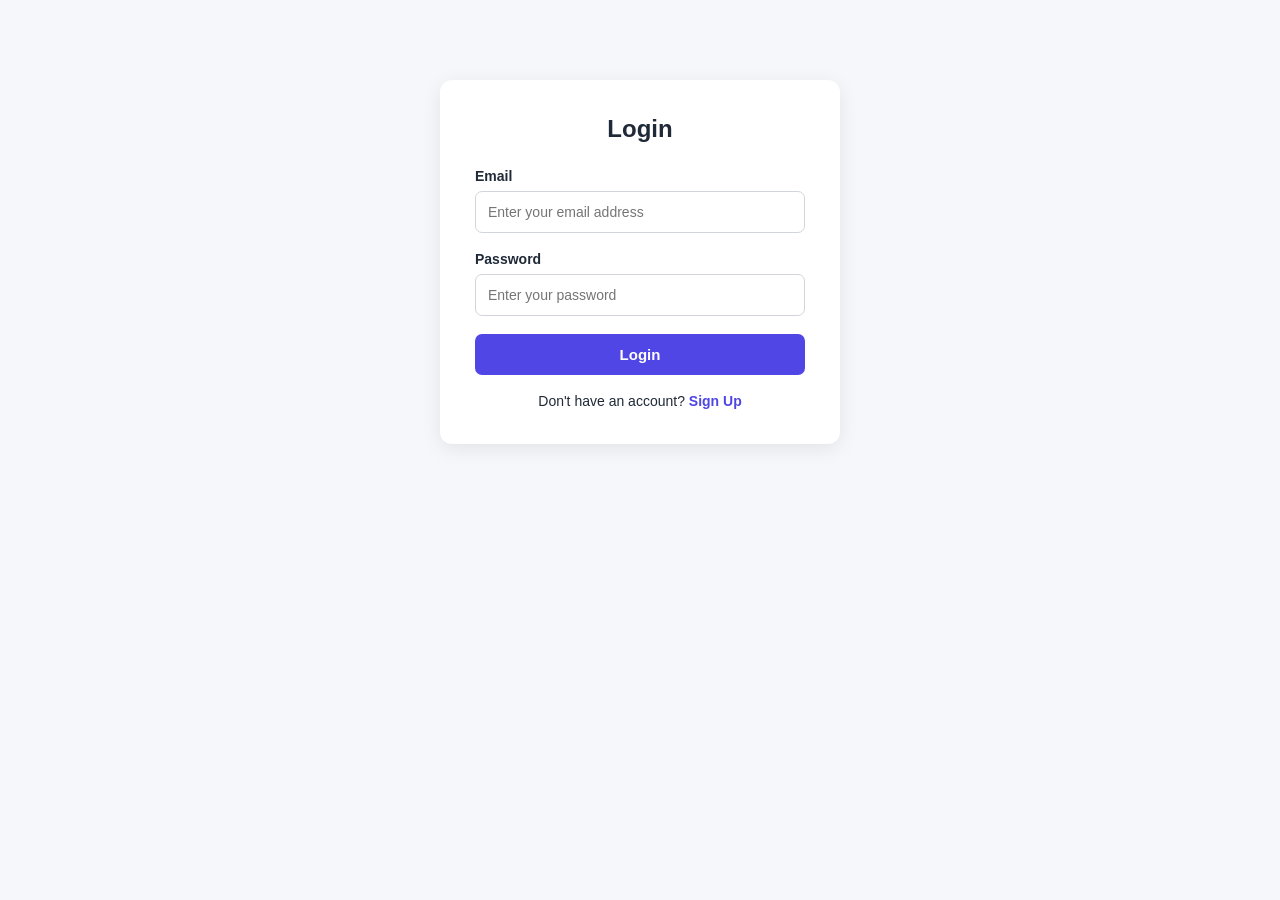
<file: index.html>
<!DOCTYPE html>
<html lang="en">
<head>
    <meta charset="UTF-8">
    <meta name="viewport" content="width=device-width, initial-scale=1.0">
    <title>AI Support Desk - Login</title>
    <link rel="stylesheet" href="style.css">
</head>

<body>

    <main class="login">
        <h2>Login</h2>

        <label for="loginEmail">Email</label>
        <input
            type="email"
            id="loginEmail"
            placeholder="Enter your email address"
        >

        <label for="loginPassword">Password</label>
        <input
            type="password"
            id="loginPassword"
            placeholder="Enter your password"
        >

        <button type="button">Login</button>

        <p>
            Don't have an account?
            <a href="signup.html">Sign Up</a>
        </p>
    </main>
<script src="User.js"></script>
<script src="AuthService.js"></script>
<script src="login.js"></script>
</body>
</html>
</file>
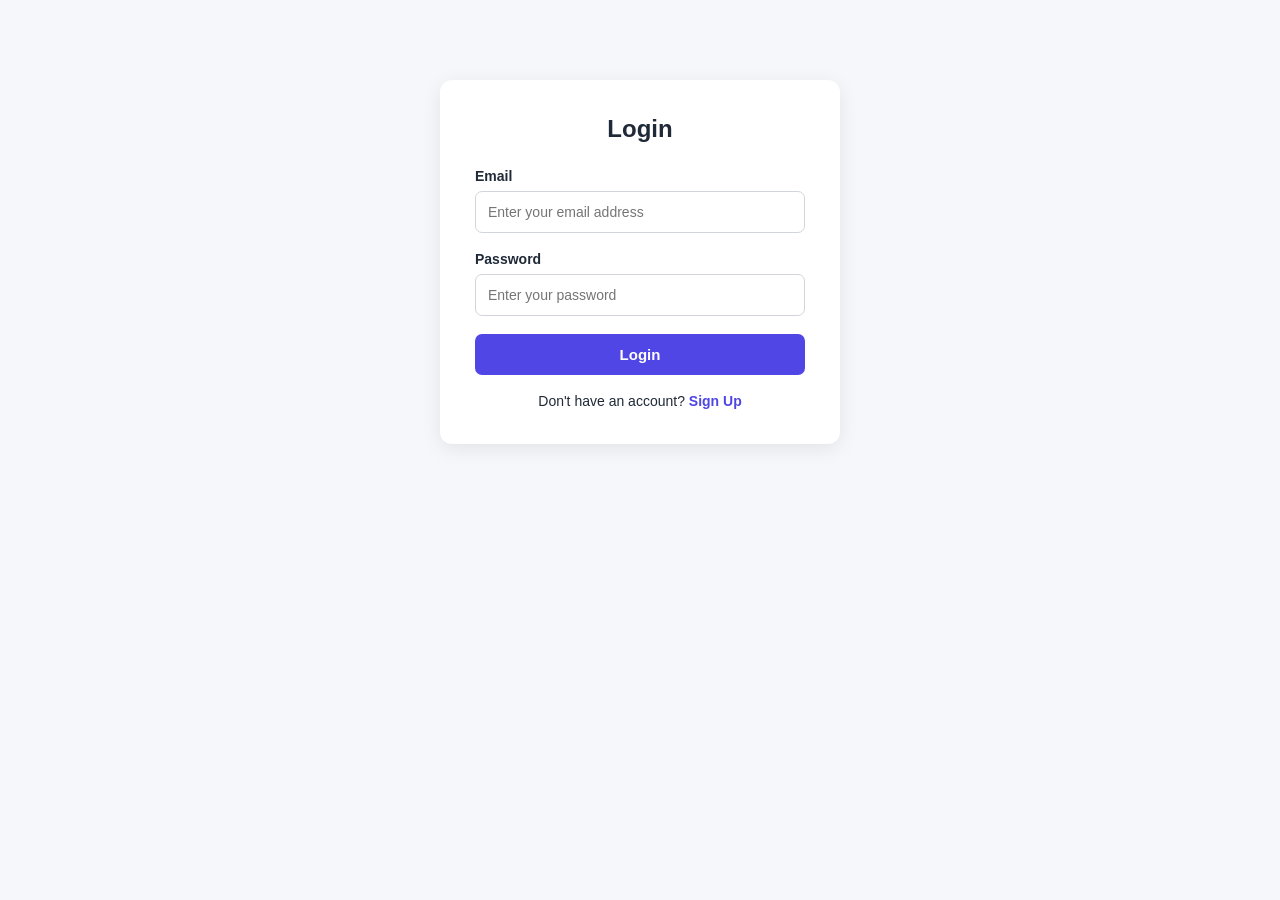
<file: Dashboard.html>
<!DOCTYPE html>
<html lang="en">
<head>
    <meta charset="UTF-8">
    <meta name="viewport" content="width=device-width, initial-scale=1.0">
    <title>AI Support Desk - Dashboard</title>
    <link rel="stylesheet" href="style.css">
</head>
<body>
    <nav class="navbar">
        <h2>AI Support Desk</h2>
      <div>
    <span id="userName"></span>
    <span id="userRole"></span>
   <button type="button" id="logoutButton">Logout</button>
</div>
    </nav>
    <main class="dashboard">
        <section class="stats">
<div class="stat">
    <span>Total</span>
    <strong id="totalTickets">0</strong>
</div>
<div class="stat">
    <span>Open</span>
    <strong id="openTickets">0</strong>
</div>
<div class="stat">
    <span>Urgent</span>
    <strong id="urgentTickets">0</strong>
</div>
        </section>
     <section class="ticket-controls">
    <input type="text" id="searchInput" placeholder="Search tickets...">
    <select id="priorityFilter">
        <option value="">Priority</option>
        <option value="P1">P1</option>
        <option value="P2">P2</option>
        <option value="P3">P3</option>
        <option value="P4">P4</option>
    </select>
    <select id="statusFilter">
        <option value="">Status</option>
        <option value="Open">Open</option>
        <option value="Closed">Closed</option>
    </select>
</section>
        <section class="tickets" id="ticketsContainer">
</section>
<section class="ai-support">
    <h2>AI Customer Support</h2>
    <div id="chatContainer">
        <div id="chatMessages"></div>
    </div>
    <div class="chat-input">
        <input
            type="text"
            id="userInput"
            placeholder="Type your message..."
        >
        <button type="button" id="sendBtn">Send</button>
    </div>
</section>
    </main>
  <script src="User.js"></script>
<script src="AuthService.js"></script>
<script src="Dashboard.js"></script>
<script src="AIService.js"></script>
</body>
</html>
</file>
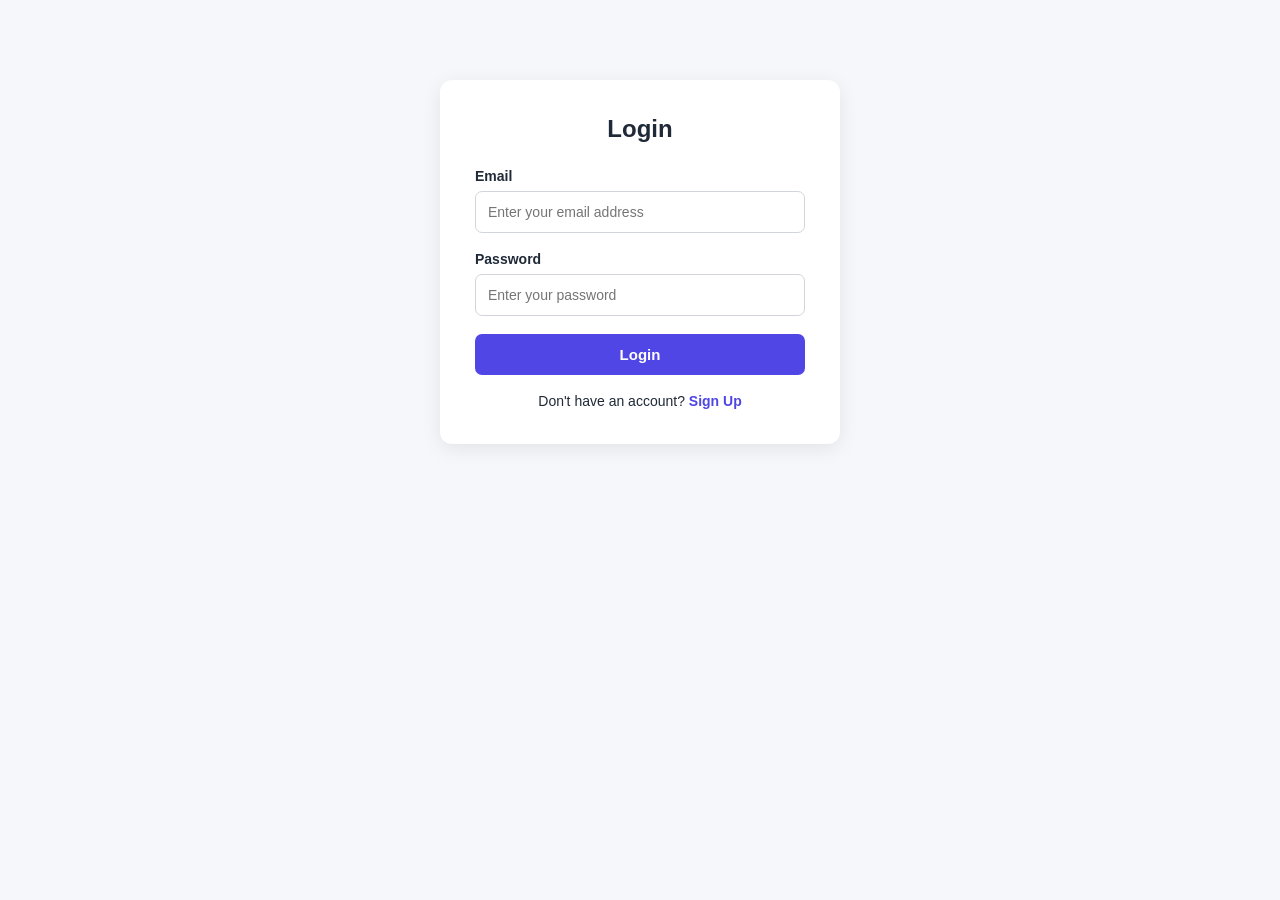
<file: login.html>
<!DOCTYPE html>
<html lang="en">
<head>
    <meta charset="UTF-8">
    <meta name="viewport" content="width=device-width, initial-scale=1.0">
    <title>AI Support Desk - Login</title>
    <link rel="stylesheet" href="style.css">
</head>

<body>

    <main class="login">
        <h2>Login</h2>

        <label for="loginEmail">Email</label>
        <input
            type="email"
            id="loginEmail"
            placeholder="Enter your email address"
        >

        <label for="loginPassword">Password</label>
        <input
            type="password"
            id="loginPassword"
            placeholder="Enter your password"
        >

        <button type="button">Login</button>

        <p>
            Don't have an account?
            <a href="signup.html">Sign Up</a>
        </p>
    </main>
<script src="User.js"></script>
<script src="AuthService.js"></script>
<script src="login.js"></script>
</body>
</html>
</file>
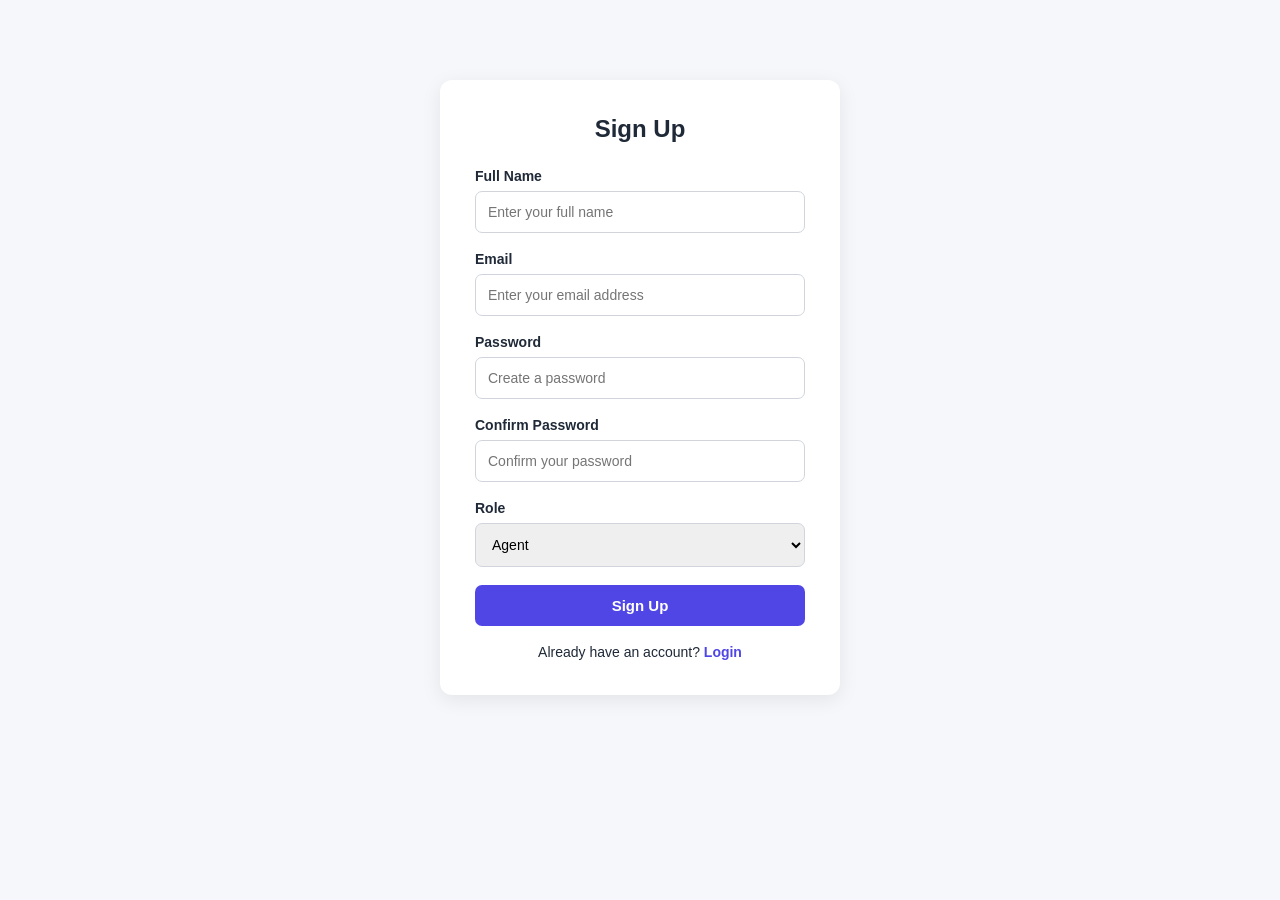
<file: signup.html>
<!DOCTYPE html>
<html lang="en">

<head>
    <meta charset="UTF-8">
    <meta name="viewport" content="width=device-width, initial-scale=1.0">

    <title>AI Support Desk - Sign Up</title>

    <link rel="stylesheet" href="style.css">
</head>

<body>

    <main class="signup">

        <h2>Sign Up</h2>

        <label for="signupName">Full Name</label>
        <input
            type="text"
            id="signupName"
            placeholder="Enter your full name"
        >

        <label for="signupEmail">Email</label>
        <input
            type="email"
            id="signupEmail"
            placeholder="Enter your email address"
        >

        <label for="signupPassword">Password</label>
        <input
            type="password"
            id="signupPassword"
            placeholder="Create a password"
        >

        <label for="confirmPassword">Confirm Password</label>
        <input
            type="password"
            id="confirmPassword"
            placeholder="Confirm your password"
        >

        <label for="role">Role</label>

        <select id="role">
            <option value="agent">Agent</option>
            <option value="admin">Admin</option>
        </select>

        <button type="button">Sign Up</button>

        <p>
            Already have an account?
            <a href="index.html">Login</a>
        </p>

    </main>

    <!-- JavaScript files -->
    <script src="User.js"></script>
    <script src="AuthService.js"></script>
    <script src="signup.js"></script>

</body>

</html>
</file>
<file: style.css>
*{
    margin: 0;
    padding: 0;
    box-sizing: border-box;
}
body {
    font-family: Arial, sans-serif;
    background-color: #f5f7fb;
    color: #1f2937;
}
.login,
.signup {
    width: 400px;
    margin: 80px auto;
    padding: 35px;
    background-color: white;
    border-radius: 12px;
    box-shadow: 0 5px 20px rgba(0, 0, 0, 0.08);
}

.login h2,
.signup h2 {
    text-align: center;
    margin-bottom: 25px;
}

.login label,
.signup label {
    display: block;
    margin-bottom: 7px;
    font-size: 14px;
    font-weight: 600;
}

.login input,
.signup input,
.signup select {
    width: 100%;
    padding: 12px;
    margin-bottom: 18px;
    border: 1px solid #d1d5db;
    border-radius: 7px;
    font-size: 14px;
    outline: none;
}

.login input:focus,
.signup input:focus,
.signup select:focus {
    border-color: #4f46e5;
}

.login button,
.signup button {
    width: 100%;
    padding: 12px;
    border: none;
    border-radius: 7px;
    background-color: #4f46e5;
    color: white;
    font-size: 15px;
    font-weight: 600;
    cursor: pointer;
}

.login button:hover,
.signup button:hover {
    background-color: #4338ca;
}

.login p,
.signup p {
    text-align: center;
    margin-top: 18px;
    font-size: 14px;
}

.login a,
.signup a {
    color: #4f46e5;
    text-decoration: none;
    font-weight: 600;
}
.navbar {
    height: 65px;
    padding: 0 40px;
    background-color: white;
    display: flex;
    align-items: center;
    justify-content: space-between;
    border-bottom: 1px solid #e5e7eb;
}

.navbar h2 {
    font-size: 20px;
}

.navbar div {
    display: flex;
    align-items: center;
    gap: 20px;
}

.navbar span {
    font-size: 14px;
    font-weight: 600;
}

.navbar button {
    padding: 8px 16px;
    border: none;
    border-radius: 6px;
    background-color: #ef4444;
    color: white;
    cursor: pointer;
}




.dashboard {
    max-width: 1200px;
    margin: 35px auto;
    padding: 0 20px;
}



.stats {
    display: grid;
    grid-template-columns: repeat(3, 1fr);
    gap: 20px;
    margin-bottom: 30px;
}

.stat {
    background-color: white;
    padding: 25px;
    border-radius: 10px;
    box-shadow: 0 3px 12px rgba(0, 0, 0, 0.05);
}

.stat span {
    display: block;
    color: #6b7280;
    font-size: 14px;
    margin-bottom: 8px;
}

.stat strong {
    font-size: 28px;
}




.ticket-controls {
    display: flex;
    gap: 12px;
    margin-bottom: 20px;
}

.ticket-controls input {
    flex: 1;
}

.ticket-controls input,
.ticket-controls select {
    padding: 11px 14px;
    border: 1px solid #d1d5db;
    border-radius: 7px;
    background-color: white;
    outline: none;
}

.ticket-controls input:focus,
.ticket-controls select:focus {
    border-color: #4f46e5;
}




.tickets {
    display: flex;
    flex-direction: column;
    gap: 15px;
}

.ticket-card {
    background-color: white;
    padding: 22px;
    border-radius: 10px;
    box-shadow: 0 3px 12px rgba(0, 0, 0, 0.05);
}

.ticket-card h3 {
    margin-bottom: 8px;
    font-size: 17px;
}

.ticket-card p {
    color: #6b7280;
    margin-bottom: 15px;
}




.ticket-details {
    display: flex;
    gap: 8px;
    margin-bottom: 18px;
}

.ticket-details span {
    padding: 5px 10px;
    border-radius: 20px;
    font-size: 12px;
    font-weight: 600;
}

.priority {
    background-color: #fee2e2;
    color: #dc2626;
}

.sentiment {
    background-color: #fef3c7;
    color: #d97706;
}

.category {
    background-color: #e0e7ff;
    color: #4338ca;
}

.status {
    background-color: #dcfce7;
    color: #16a34a;
}




.ticket-card button {
    padding: 8px 18px;
    border: none;
    border-radius: 6px;
    background-color: #4f46e5;
    color: white;
    cursor: pointer;
}

.ticket-card button:hover {
    background-color: #4338ca;
}

/* ==== small extra polish on ticket cards ==== */

.ticket-card {
    border-left: 4px solid #4f46e5;
    transition: transform 0.15s ease, box-shadow 0.15s ease;
}

.ticket-card:hover {
    transform: translateY(-2px);
    box-shadow: 0 6px 16px rgba(0, 0, 0, 0.08);
}

.ticket-details span {
    display: inline-flex;
    align-items: center;
}



@media (max-width: 700px) {

    .login,
    .signup {
        width: 90%;
        margin: 40px auto;
    }

    .stats {
        grid-template-columns: 1fr;
    }

    .ticket-controls {
        flex-direction: column;
    }

    .navbar {
        padding: 0 20px;
    }
}
.ai-support {
    background-color: white;
    padding: 25px;
    border-radius: 10px;
    box-shadow: 0 3px 12px rgba(0, 0, 0, 0.05);
    margin-top: 30px;
}

.ai-support h2 {
    font-size: 18px;
    margin-bottom: 15px;
}

#chatContainer {
    height: 300px;
    overflow-y: auto;
    border: 1px solid #d1d5db;
    border-radius: 7px;
    padding: 15px;
    margin-bottom: 15px;
    background-color: #f9fafb;
}

.message {
    padding: 10px 14px;
    margin-bottom: 10px;
    border-radius: 8px;
    max-width: 75%;
    font-size: 14px;
}

.message.user {
    background-color: #4f46e5;
    color: white;
    margin-left: auto;
}

.message.ai {
    background-color: #e5e7eb;
    color: #1f2937;
    margin-right: auto;
}

.chat-input {
    display: flex;
    gap: 10px;
}

.chat-input input {
    flex: 1;
    padding: 12px;
    border: 1px solid #d1d5db;
    border-radius: 7px;
    outline: none;
}

.chat-input input:focus {
    border-color: #4f46e5;
}

.chat-input button {
    padding: 12px 20px;
    border: none;
    border-radius: 7px;
    background-color: #4f46e5;
    color: white;
    font-weight: 600;
    cursor: pointer;
}

.chat-input button:hover {
    background-color: #4338ca;
}
</file>
